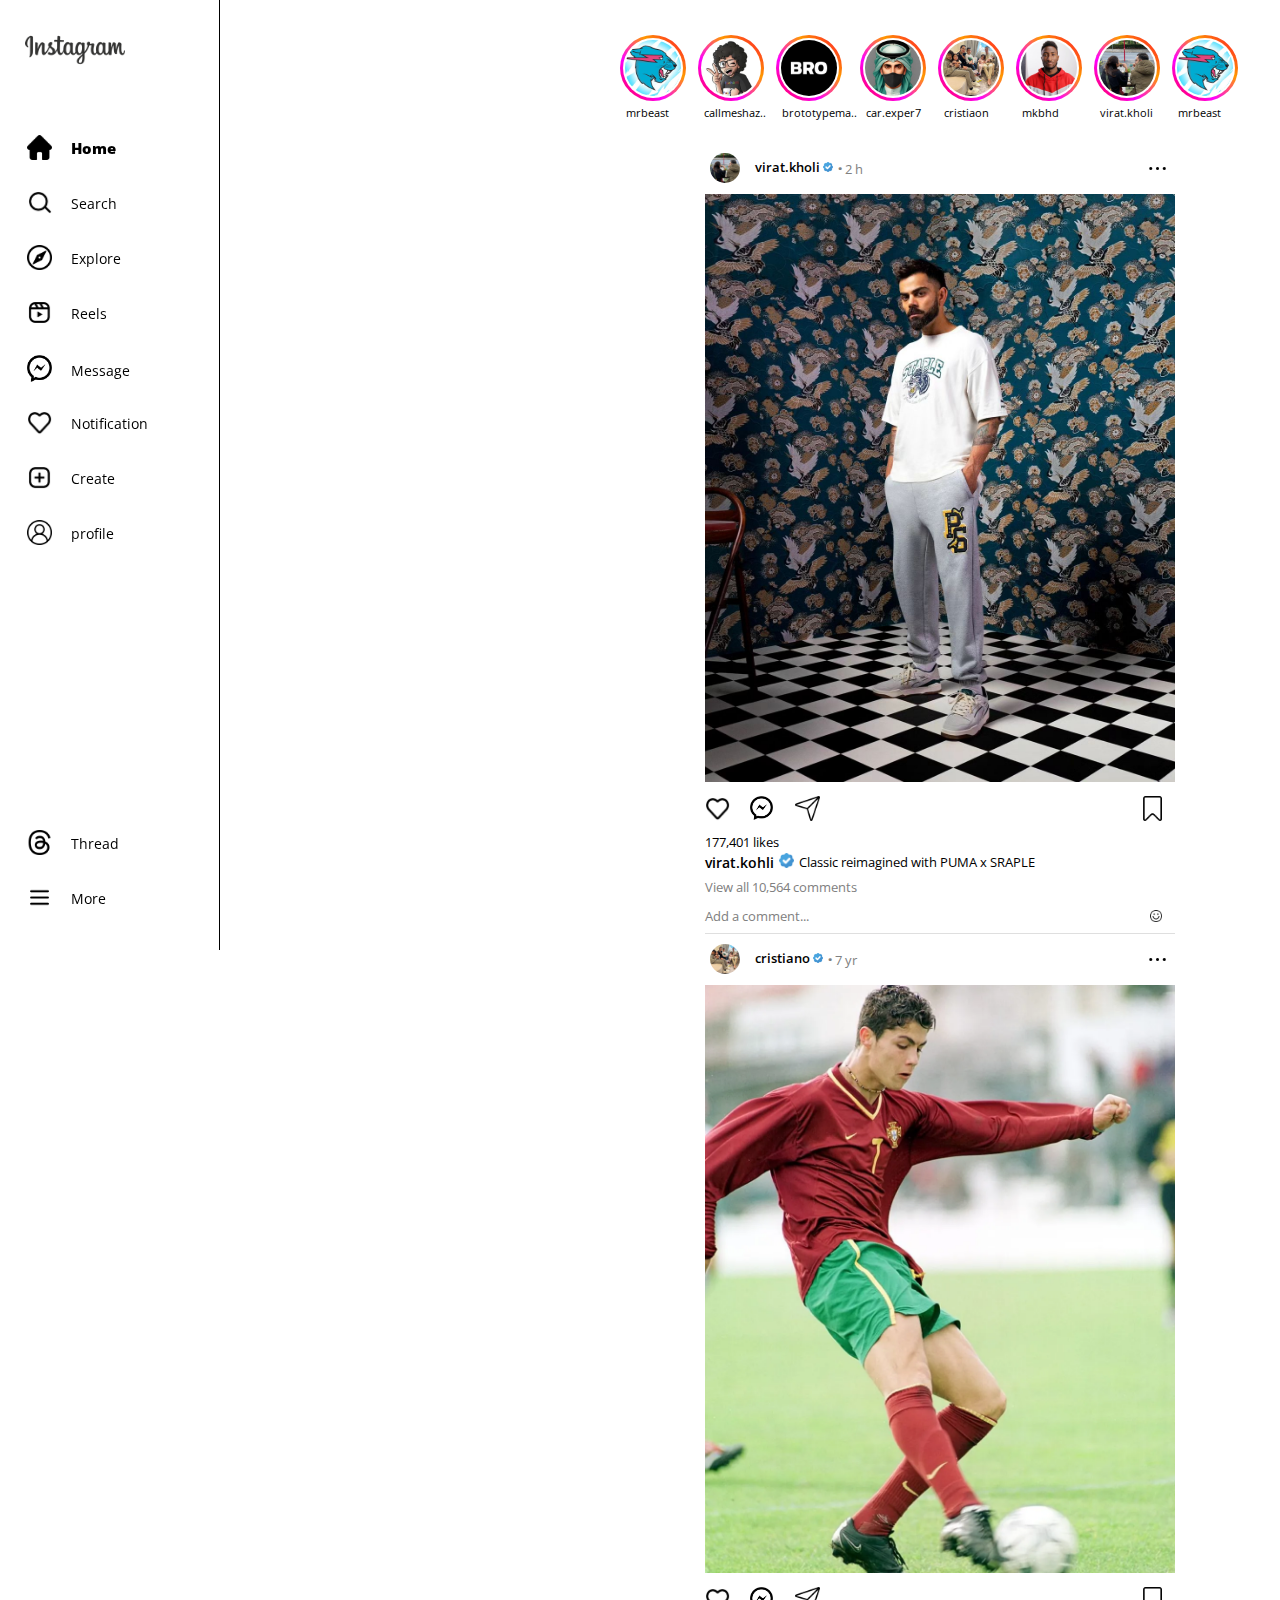
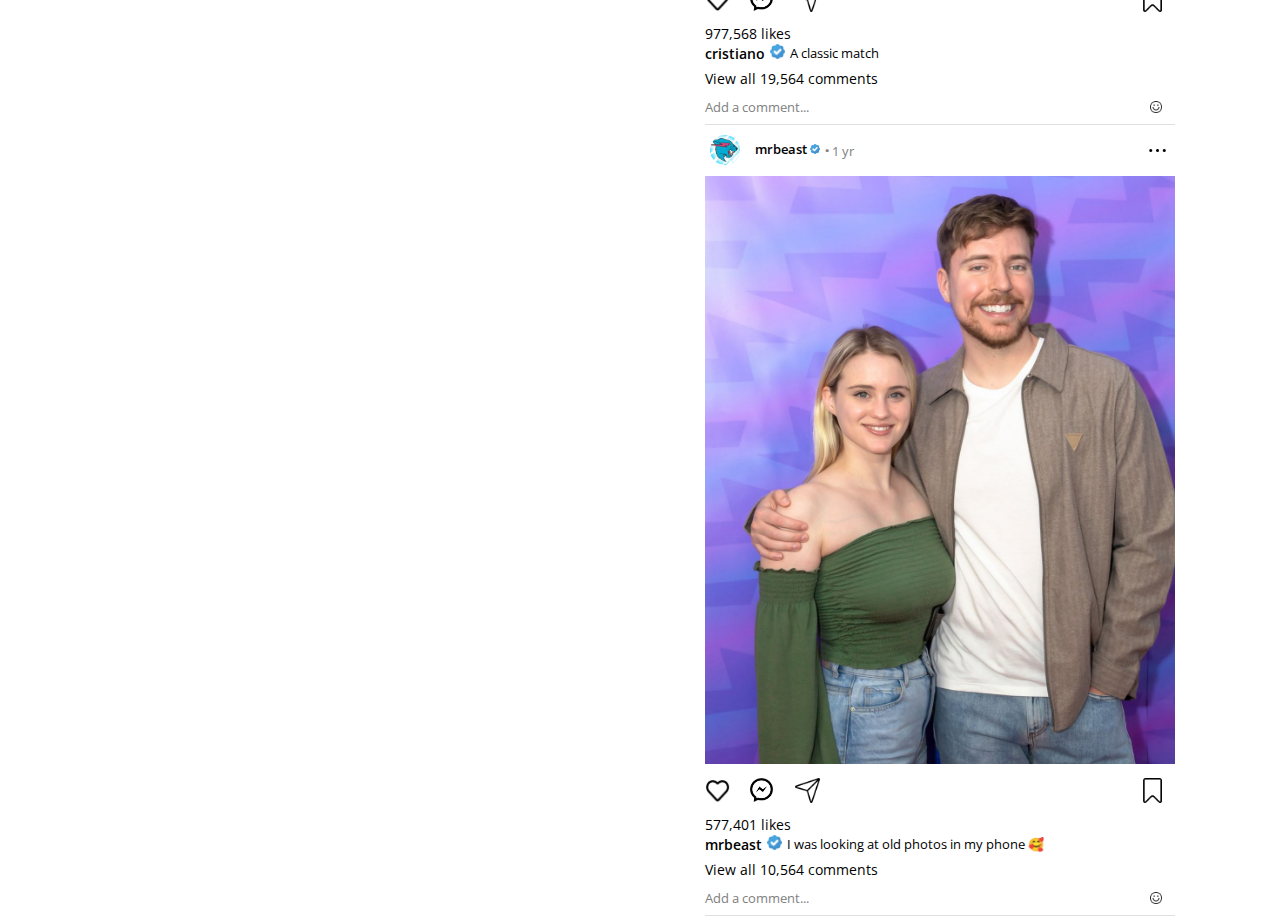
<file: index.html>
<!DOCTYPE html>
<html lang="en">
<head>
    <meta charset="UTF-8">
    <meta name="viewport" content="width=device-width, initial-scale=1.0">
    <title>Document</title>
    <link rel="preconnect" href="https://fonts.googleapis.com">
<link rel="preconnect" href="https://fonts.gstatic.com" crossorigin>
<link href="https://fonts.googleapis.com/css2?family=Open+Sans:ital,wght@0,300..800;1,300..800&display=swap" rel="stylesheet">
    <link rel="stylesheet" href="./style/maincontents.css">
    <link rel="stylesheet" href="./style/nav.css">
</head>
<body>
    <nav class="navigation-bar">
        <header class="header"> 
                <img class="intsa-logo" src="assets/insta icon/klipartz.com.png" alt="">
            </header>
                <div class="nav-bar">
                    <img class="nav-icon" src="assets/insta icon/home.png" alt="">
                    <p class="nav-bar-tittle"><b>Home</b></p>
                </div>
                <div class="nav-bar">
                    <img class="nav-icon" src="assets/insta icon/Search.png" alt="">
                    <p class="nav-bar-tittle">Search</p>
                </div>
                <div class="nav-bar">
                    <img class="nav-icon" src="assets/insta icon/compass.png" alt="">
                    <p class="nav-bar-tittle">Explore</p>
                </div>
                <div class="nav-bar">
                    <img class="nav-icon" src="assets/insta icon/Reels.png" alt="">
                    <p class="nav-bar-tittle">Reels</p>
                </div>
                <div class="nav-bar">
                    <img class="nav-icon" src="assets/insta icon/messenger.png" alt="">
                    <p class="nav-bar-tittle">Message</p>
                </div>
                <div class="nav-bar">
                    <img class="nav-icon" src="assets/insta icon/notification.png" alt="">
                    <p class="nav-bar-tittle">Notification</p>
                </div>
                <div class="nav-bar">
                    <img class="nav-icon" src="assets/insta icon/create.png" alt="">
                    <p class="nav-bar-tittle">Create</p>
                </div>
                <div class="nav-bar">
                    <img class="nav-icon" src="assets/insta icon/user.png" alt="">
                    <p class="nav-bar-tittle">profile</p>
                </div>
                <div class="dow-nav-bar nav-bar">
                    <img class="nav-icon" src="assets/insta icon/threads.png" alt="">
                    <p class="nav-bar-tittle">Thread</p>
                    <img class="share-icon" src="assets/insta icon/share.png" alt="">
                </div>
                <div class="dow-nav-bar2 nav-bar">
                    <img class="nav-icon" src="assets/insta icon/hamburger.png" alt="">
                    <p class="nav-bar-tittle">More</p>
                </div>
    </nav>
     
<div class="total-page">
     
            <div class="content-continer">
                 <div class="story-content-container">
                    
                    <div class="story-container">
                        <div class="story">
                               <div class="story-inner-circle">
                                   <img class="icon" src="assets/user-icon/mrbeast.jpg" alt="">
                               </div>
                        </div>
                        <p class="icon-name">mrbeast</p>
                    </div>

                    <div class="story-container">
                        <div class="story">
                               <div class="story-inner-circle">
                                   <img class="icon" src="assets/user-icon/callmeshazzam.jpg" alt="">
                               </div>
                        </div>
                        <p class="icon-name">callmeshaz..</p>
                    </div>

                    <div class="story-container">
                        <div class="story">
                               <div class="story-inner-circle">
                                   <img class="icon" src="assets/user-icon/brototype.malayalam.jpg" alt="">
                               </div>
                        </div>
                        <p class="icon-name">brototypema..</p>
                    </div>
                    <div class="story-container">
                        <div class="story">
                               <div class="story-inner-circle">
                                   <img class="icon" src="assets/user-icon/car.exper7.jpg" alt="">
                               </div>
                        </div>
                        <p class="icon-name">car.exper7</p>
                    </div>
                    <div class="story-container">
                        <div class="story">
                               <div class="story-inner-circle">
                                   <img class="icon" src="assets/user-icon/cristiano.jpg" alt="">
                               </div>
                        </div>
                        <p class="icon-name">cristiaon</p>
                    </div>
                    <div class="story-container">
                        <div class="story">
                               <div class="story-inner-circle">
                                   <img class="icon" src="assets/user-icon/mkbhd.jpg" alt="">
                               </div>
                        </div>
                        <p class="icon-name">mkbhd</p>
                    </div>
                    <div class="story-container">
                        <div class="story">
                               <div class="story-inner-circle">
                                   <img class="icon" src="assets/user-icon/virat.kohli.jpg" alt="">
                               </div>
                        </div>
                        <p class="icon-name">virat.kholi</p>
                    </div>

                    <div class="story-container">
                        <div class="story">
                               <div class="story-inner-circle">
                                   <img class="icon" src="assets/user-icon/mrbeast.jpg" alt="">
                               </div>
                        </div>
                        <p class="icon-name">mrbeast</p>
                    </div>
                 </div>
                </div>
                
                    

                 <div class="feed-section">

                    <div class="feed-condiner">
                           <div class="feed-head">
                           <img class="feed-user-icon" src="assets/user-icon/virat.kohli.jpg" alt="">
                           <div class="id-time">
                           <p class="feed-user-id">virat.kholi
                            <img class="blue-tick" src="assets/insta icon/verified.png" alt="">
                            <p class="head-time"> <b>&#183;</b> 2 h</p>
                           </p>
                           </div>
                                 
                               <img class="dot" src="assets/insta icon/menu-dots.png" alt="">
                                 
                           </div>
                    
                    <div class="feed-image">
                        <img class="image" src="assets/content/virat.kohli_493772378.jpg" alt="">
                    </div>
                    
                    <div class="feed-footer">

                        <div class="fst-con">
                            <img class="like"src="assets/insta icon/notification.png" alt="">
                            <img class="comment" src="assets/insta icon/messenger.png" alt="">
                            <img class="share" src="assets/insta icon/send.png" alt="">
                            <img class="save" src="assets/insta icon/save-instagram.png" alt="">
                        </div>

                    <div class="sec-con">
                        <p class="like-count">177,401 likes</p>
                    </div>

                    <div class="third-con">
                        <p class="content-user-id">virat.kohli</p>
                        <img class="third-con-veri" src="assets/insta icon/verified.png" alt="">
                    
                        <dd>Classic reimagined with PUMA x SRAPLE </dd>
                    </div>

                    <div class="fourth-con">
                        <p class="comment-count">View all 10,564 comments</p>
                    </div>
                    <div class="fiveth-con">
                        <p class="comment-section">Add a comment...</p>
                        <img class="emoji" src="assets/insta icon/happy.png" alt="">
                    </div>
                    </div>
                    </div>


                    <div class="feed-condiner">
                        <div class="feed-head">
                        <img class="feed-user-icon" src="assets/user-icon/cristiano.jpg" alt="">
                        <div class="id-time">
                        <p class="feed-user-id">cristiano
                         <img class="blue-tick" src="assets/insta icon/verified.png" alt="">
                         <p class="head-time"> <b>&#183;</b> 7 yr</p>
                        </p>
                        </div>
                              
                            <img class="dot" src="assets/insta icon/menu-dots.png" alt="">
                              
                        </div>
                 
                 <div class="feed-image">
                     <img class="image" src="assets/content/photo-by-portugal-on-february-24-2023.-may-be-an-image-of-1-person-standing-and-playing-a-sport.webp" alt="">
                 </div>
                 
                 <div class="feed-footer">

                     <div class="fst-con">
                         <img class="like"src="assets/insta icon/notification.png" alt="">
                         <img class="comment" src="assets/insta icon/messenger.png" alt="">
                         <img class="share" src="assets/insta icon/send.png" alt="">
                         <img class="save" src="assets/insta icon/save-instagram.png" alt="">
                     </div>

                 <div class="sec-con">
                     <p class="likes-count">977,568 likes</p>
                 </div>

                 <div class="third-con">
                     <p class="content-user-id">cristiano</p>
                     <img class="third-con-veri" src="assets/insta icon/verified.png" alt="">
                 
                     <dd> A classic match</dd>
                 </div>

                 <div class="fourth-con">
                     <p class="likes-count">View all 19,564 comments</p>
                 </div>
                 <div class="fiveth-con">
                     <p class="comment-section">Add a comment...</p>
                     <img class="emoji" src="assets/insta icon/happy.png" alt="">
                 </div>
                 </div>
                 </div>
 
                 <div class="feed-condiner">
                    <div class="feed-head">
                    <img class="feed-user-icon" src="assets/user-icon/mrbeast.jpg" alt="">
                    <div class="id-time">
                    <p class="feed-user-id">mrbeast
                     <img class="blue-tick" src="assets/insta icon/verified.png" alt="">
                     <p class="head-time"> <b>&#183;</b> 1 yr</p>
                    </p>
                    </div>
                          
                        <img class="dot" src="assets/insta icon/menu-dots.png" alt="">
                          
                    </div>
             
             <div class="feed-image">
                 <img class="image" src="assets/content/WhatsApp Image 2024-07-09 at 10.17.07_4d5e3a91.jpg" alt="">
             </div>
             
             <div class="feed-footer">

                 <div class="fst-con">
                     <img class="like"src="assets/insta icon/notification.png" alt="">
                     <img class="comment" src="assets/insta icon/messenger.png" alt="">
                     <img class="share" src="assets/insta icon/send.png" alt="">
                     <img class="save" src="assets/insta icon/save-instagram.png" alt="">
                 </div>

             <div class="sec-con">
                 <p class="likes-count">577,401 likes</p>
             </div>

             <div class="third-con">
                 <p class="content-user-id">mrbeast</p>
                 <img class="third-con-veri" src="assets/insta icon/verified.png" alt="">
             
                 <dd> I was looking at old photos in my phone 🥰</dd>
             </div>

             <div class="fourth-con">
                 <p class="likes-count">View all 10,564 comments</p>
             </div>
             <div class="fiveth-con">
                 <p class="comment-section">Add a comment...</p>
                 <img class="emoji" src="assets/insta icon/happy.png" alt="">
             </div>
             </div>
             </div>
</div>



<div class="right-box">

    <div class="right-head-own-profile">
        <img class="owner-logo" src="assets/insta icon/user.png" alt="">
        <div class="right-head-user-info-bar">
                <h5 class="right-head-user-id" >i.ashik_</h5>
                 <p  class="right-head-user-username" dir="rtl">!...عاشق</p>
        </div>
          <p class="switch">Switch</p>
    </div>


    <div class="right-middle-suggest-profiles">
        <div class="suggest-heading">
             <h5>Suggested for you</h5>
             <h6 dir="rtl">See All</h6>
        </div>
        <div class="middle-suggest-bar">
            <img class="suggest-profile" src="assets/user-icon/icon1.jpg" alt="">
            <div class="suggest-bar-middle">
                   <h6 class="suggest-bar-user-info">sharref_</h6>
                   <p class="suggest-text">Suggested for you</p>
            </div>
            <p class="follow switch">Follow</p>
        </div>
        <div class="middle-suggest-bar">
            <img class="suggest-profile" src="assets/user-icon/icon2.jpg" alt="">
            <div class="suggest-bar-middle">
                   <h6 class="suggest-bar-user-info">_fuaad_</h6>
                   <p class="suggest-text">Suggested for you</p>
            </div>
            <p class="follow switch">Follow</p>
        </div>
        <div class="middle-suggest-bar">
            <img class="suggest-profile" src="assets/user-icon/logo3.jpg" alt="">
            <div class="suggest-bar-middle">
                   <h6 class="suggest-bar-user-info">viber__</h6>
                   <p class="suggest-text">Suggested for you</p>
            </div>
            <p class="follow switch">Follow</p>
        </div>
        <div class="middle-suggest-bar">
            <img class="suggest-profile" src="assets/user-icon/logo4.jpg" alt="">
            <div class="suggest-bar-middle">
                   <h6 class="suggest-bar-user-info">artist_kid</h6>
                   <p class="suggest-text">Suggested for you</p>
            </div>
            <p class="follow switch">Follow</p>
        </div>
        <div class="middle-suggest-bar">
            <img class="suggest-profile" src="assets/user-icon/logo5.jpg" alt="">
            <div class="suggest-bar-middle">
                   <h6 class="suggest-bar-user-info">travel_viber_</h6>
                   <p class="suggest-text">Suggested for you</p>
            </div>
            <p class="follow switch">Follow</p>
        </div><div class="middle-suggest-bar">
            <img class="suggest-profile" src="assets/user-icon/logo6.jpg" alt="">
            <div class="suggest-bar-middle">
                   <h6 class="suggest-bar-user-info">beckham_fan</h6>
                   <p class="suggest-text">Suggested for you</p>
            </div>
            <p class="follow switch">Follow</p>
        </div>
</div>
        <footer class="bottom-right-box">
            <div class="text-footer">
                <span >
                    <li>About</li>
                    <li class="footer-dot"> &#183;</li>
                    <li>Help</li>
                    <li class="footer-dot"> &#183;</li>
                    <li>Press</li>
                    <li class="footer-dot"> &#183;</li>
                    <li>API</li>
                    <li class="footer-dot"> &#183;</li>
                    <li>Jobs</li>
                    <li class="footer-dot"> &#183;</li>
                    <li>Privacy</li>
                    <li class="footer-dot"> &#183;</li>
                    <li>Terms</li>
                    <li class="footer-dot"> &#183;</li>
                    <li>Location</li>
                    <li class="footer-dot"> &#183;</li>
                    <li>Language</li>
                    <li class="footer-dot"> &#183;</li>
                    <li>Meta verified</li>
                </span> 
            </div>
            <p class="copy-text">&#169 2024 INSTAGRAM FROM META</p>
        </footer>
</div>





</div>
     

</body>
</html>
</file>
<file: style/maincontents.css>
.total-page{
    width: auto;
    height: 100%;
    margin-left:315px;
    left: 16.2rem;
   flex-wrap: wrap;

}

.content-continer{
    margin-left: 305px;
    margin-top: 30px;
    width:45em;
    height: auto;
    
    display: grid;

}
.story-content-container{
   
    width: 45em ;
    height: 100%;
    display: inline-flex;
    cursor: pointer;
}
.story-container{
    width: 45em;
    height: 83px;
    padding:5px 0px; 
    display: inline-block;
}
.story{
    width: 60px;
    height:60px;
    display: inline-block;
    background: linear-gradient(45deg, #ff0034, #ff00ff, #ff9900, #ff0034);
    padding: 3px;
    border-radius: 50%;
    position: relative;
}
.story-inner-circle{
    position: relative;
    width: 4.3em;
    height: 4.3em;
    background-color: white;
    border-radius: 50%;
    z-index: 1;
    padding: 0px;
}
.icon{
    
    position: absolute;
    background: white;
    width: 56px;
    margin: 2px;
    border-radius: 50%;
}
p{
    margin: 0;
}
.icon-name{
    font-size: 11px;
    padding-left: 6px;
    padding-right: 3px;
}
.feed-section{

    margin-left: 305px;
    display: grid;
   
    width: 630px;
    height: 100%;
    padding-top: 20px;
}
.feed-condiner{
    width: 470px;
   
    position: relative;
    left: 85px;
    display: grid;
   grid-template-rows: 50px 590px  150px;
   border-bottom: 1px solid rgba(206, 206, 206, 0.664);


}
.feed-head{
    display: grid;
    grid-template-columns: 40px 400px 30px;
    height: 50px;
    
    align-items: center;
    position: relative;
    width: 100%;
    grid-row: 1;
}
.feed-user-icon{
    width: 30px;
    height: 30px;
    border-radius: 50%;
    margin-left: 5px;
    cursor: pointer;

}
.id-time{
    display: inline-flex;
    padding-right: 50px;
    cursor: pointer;
    

}
.feed-user-id{
    margin-left: 10px;
    font-size: 13px;
    font-weight: 600;
    
}
.blue-tick{
    width: 10px;
}
.head-time{
    padding-left: 5px;
    font-size: 13px;
    color: gray;
    cursor: pointer;
}
b{
    font-weight: 1000;
    font-size: 15px;
}
.dot{
    grid-column: 3;
    width: 25px;
    height: 25px;
    cursor: pointer;
}
.feed-image{
    display: flex;
    flex-direction: row;
    position: absolute;
    top: 51px;
   
    
}
.image{
    width: 470px;
    cursor: pointer;
    
}

.feed-footer{
    grid-row: 3;
    display: grid;
    grid-template-rows: 50px 20px 25px 25px 25px;
    width: 100%;
   
}
.fst-con{
    display: grid;
    grid-template-columns: 35px 35px 35px 1fr 35px;
    align-items: center;
   
    column-gap: 10px;

}
.like{
    width: 25px;
    cursor: pointer;
}
.comment{
    width: 23px;
    cursor: pointer;
}
.share{
    width: 25px;
    cursor: pointer;
}
.save{
    grid-column: 5;
    width: 25px;
    cursor: pointer;
}
.third-con{
    grid-row: 3;
    display: inline;
    display: flex;    
}
.content-user-id{
    font-size: 14px;
    font-weight: 600;
    cursor: pointer;
   
}
.third-con-veri{
    width: 15px;
    height: 15px;
    padding-left: 5px;
   
}

dd{
   margin-left: 5px;
   font-size: 13px;

}
.sec-con{
    grid-row: 2;
    display: inline;

}
.like-count{
   font-size: 13px;
   cursor: pointer; 
   
}
.fourth-con{
    grid-row: 4;
    display: inline;
}
.comment-count{
    font-size: 13px;
    color: grey;
    cursor: pointer;
}
.fiveth-con{
    display: inline;
    align-items: center;
    display: grid;
    grid-template-columns: 430px 40px ;
}
.comment-section{
  font-size: 13px;
  color: gray;
}
.emoji{
    width: 12px;
    margin-left: 15px;
}
.right-box{
  position: absolute;
  top: 30px;
  left: 89em;
margin-left: 50px;
  width: 340px;
  height: 570px;

  display: grid;
  grid-template-rows: 80px 1fr 138px;
}
.right-head-own-profile{
       display: grid;
        grid-template-columns: 50px 210px 50px;
        align-items: center;
        padding: 0px 13px;
}
.owner-logo{
    width: 45px;
    cursor: pointer;
}
.right-head-user-info-bar{
    grid-column: 2;
    display: grid;
    grid-template-rows: 40px 40px;
    margin-left: 10px;
    
}
.right-head-user-id{
    margin-top: 26px;
    cursor: pointer;
  
}
h5{
    margin:0px;
    font-size: 13px;
}
.right-head-user-username{
   margin-right: 170px;
   font-size: 17px; 
   color :rgb(115, 115, 115);
}
.switch{
    font-size: 13px;
    font-weight: 700;
    color: rgb(0, 149, 246);
    cursor: pointer;
    margin-right: 10px;
}
.switch:hover{
    color: rgb(1, 45, 77);
}
.right-middle-suggest-profiles{
    grid-row: 2;
    display: grid;
    grid-template-rows: 30px 50px 50px 50px 50px 50px 50px;
    padding: 0px 15px;
}
.suggest-heading{
  display: inline;
  display: grid;
  grid-template-columns: 1fr 40px;
  align-items: center;
}
h6{
    font-size: 11px;
    margin: 0;
}
.middle-suggest-bar{
    display: inline;
    display: grid;
    grid-template-columns: 50px 1fr 50px;
    align-items: center;

}
.suggest-profile{
    width: 39px;
    border-radius: 50%;
    cursor: pointer;
}
.suggest-bar-middle{
    columns: 2;
    grid-column: 2;
    display: grid;
    grid-template-rows: 25px 25px;
}
.suggest-bar-user-info{
    margin-top: 10px;
    font-size: 12px;
    cursor: pointer;
}
.suggest-text{
    font-size: 12px;
    color:rgb(115, 115, 115);
}
.follow{
    grid-column: 3;
}
.bottom-right-box{
    padding: 0px 15px;
   
    display: grid;
    grid-template-rows: 50px 30px;
}
.text-footer{
    padding-right: 20px;
}
li{
    display: inline;
    list-style-type: none;
    font-size: 12px;
    font-weight: 400;
    margin: 0px;
    padding: 0px;
    cursor: pointer;
    color: rgb(199, 199, 199);
}

li:hover{
    text-decoration: underline;
}
.footer-dot{
    cursor: normal;
}
.footer-dot:hover{
    text-decoration: none;
}
.copy-text{
    color:rgb(199, 199, 199);
    font-size: 12px;
    font-weight: 400;
}
</file>
<file: style/nav.css>
body{
     direction: ltr;
       font-family: Open Sans, Arial, sans-serif;
       font-size: 14px;
       font-weight: 400;
       margin: 0px!important;
       
}

.navigation-bar{
     width: 13.2%;
     height: 100%;
     display: grid;
     grid-template-rows: 100px 50px 50px 50px 50px 50px 50px 50px 50px  250px 50px 50px 1fr; 
     position: fixed;
     border-right: solid 1px black;
     padding: 25px;
     row-gap: 5px;
     top: 0;
}
.header{
    grid-row: 1;
}

.intsa-logo{
    width: 100px;
    cursor: pointer;  
}

.nav-bar{
    cursor: pointer;
    border-radius: 15px;  
}

.nav-bar:hover{
  background-color: rgba(238, 238, 238, 0.815);
}

.nav-icon{
    margin-top: 5px;
    width: 25px;
    padding-left: 2px;
}

.nav-bar-tittle{
    display: inline-block;
     margin: 0px;
     margin-left: 15px;
    vertical-align: super;
}

.nav-bar-tittle-sup{
 
  display: inline-block;
  margin: 0px;
  margin-left: 15px;
 vertical-align: super;
}

.dow-nav-bar{
  display: inline;
  grid-row:11;
}

.share-icon{
  width: 20px;
    display: none ;

}
.dow-nav-bar:hover .share-icon{
  display: inline-block;
  margin-left: 60px;
}

.dow-nav-bar2{
  grid-row: 12;
}
</file>
